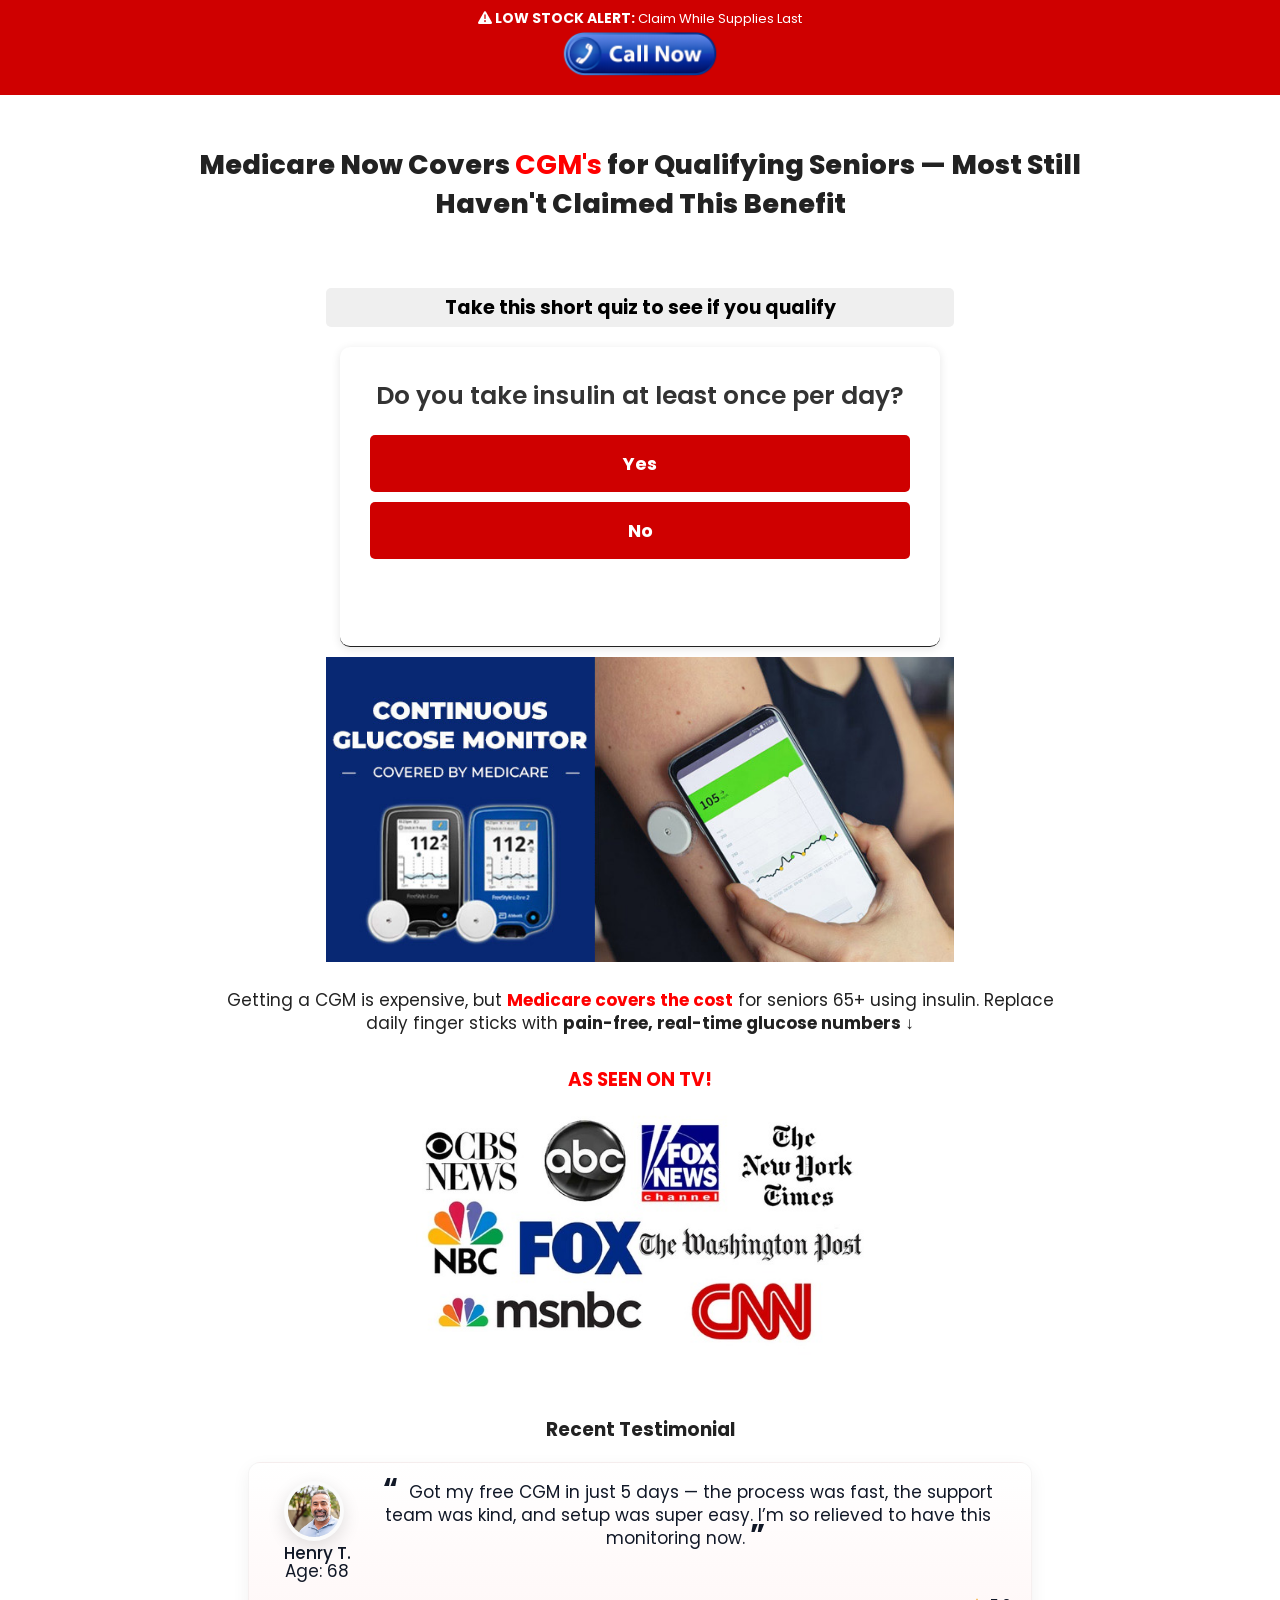
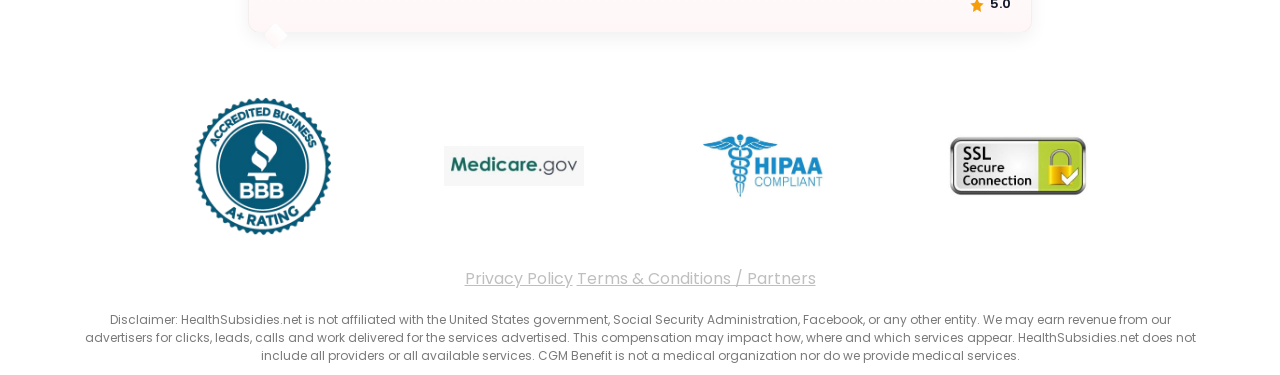
<file: get_your_cgm_2/index.html>
<!DOCTYPE html>
<html lang="en">

<head>
  <script>!function(w,d,s,u){if(w.oaiq)return;var q=function(){q.q.push(arguments)};q.q=[];w.oaiq=q;var j=d.createElement(s);j.async=1;j.src=u;var f=d.getElementsByTagName(s)[0];f.parentNode.insertBefore(j,f)}(window,document,"script","https://bzrcdn.openai.com/sdk/oaiq.min.js");oaiq("init",{pixelId:"ExztGfvYPdavzp6BG5n8fp",debug:true});</script>
  <meta charset="UTF-8" />
  <meta name="viewport" content="width=device-width, initial-scale=1.0" />
  <title>TSH - CGM Benefit</title>
  <link rel="stylesheet" href="style.css" />
  <link rel="stylesheet" href="https://cdnjs.cloudflare.com/ajax/libs/font-awesome/6.0.0-beta3/css/all.min.css" />
<script src=//b-js.ringba.com/CAb796b33db3274287b94aeeb1cce6b5d5 async></script> 


<script type="text/javascript">
    (function(c,l,a,r,i,t,y){
        c[a]=c[a]||function(){(c[a].q=c[a].q||[]).push(arguments)};
        t=l.createElement(r);t.async=1;t.src="https://www.clarity.ms/tag/"+i;
        y=l.getElementsByTagName(r)[0];y.parentNode.insertBefore(t,y);
    })(window, document, "clarity", "script", "u986jp4hzb");
</script>


</head>

<body>

  <header class="header">
  <p>
   <span><i class="fas fa-exclamation-triangle"></i> LOW STOCK ALERT: </span>Claim While Supplies Last
  </p>

  <a href="tel:"18444980281" class="header-call-button">
    <img src="callmain.png" alt="call now">
  </a>
</header>

  <main class="main-content">
    <div class="container">

<br /><br /><br /><br /><br /> 

      
      <h1   >
        Medicare Now Covers <span>CGM's</span> for Qualifying Seniors — Most Still Haven't Claimed This Benefit
      </h1>
      <br>
      
      
        <button class="quiz-button"   > 
          Take this short quiz to see if you qualify
        </button>
      </section>
<section class="question-section">
        <div id="question2" class="question active fade-in">
            <p>Do you take insulin at least once per day?</p>
            <button class="answer-button" onclick="setTimeout(() => document.querySelectorAll('#hides').forEach(el => el.style.display = 'none'), 600)">Yes</button>
            <a href="https://healthsubsidies.net/tsh1/non-qualified.html" style="text-decoration: none;"><button class="answer-button">No</button></a>
        </div>

        <div id="question3" class="question">
            <p>What year were you born?</p>
            <button class="answer-button">Before 1961</button>
            <button class="answer-button">After 1961 </button>
            <!-- <button class="answer-button">After 2000</button> -->
        </div>

        <div id="section1" class="fade-section">
            <h2>Reviewing Your Answers...</h2>
        </div>

        <!-- <div id="section2" class="fade-section">
            <h2>Matching You with the Best Options...</h2>
        </div> -->

        <div id="section2" class="fade-section">
            <h2>Matching You with the Best Options...</h2>
        </div>

        <div id="finalSection" class="fade-section"></div>
    </section>
      <div class="main-image">
        <img src=" Program-Banner5.jpg" alt="Program-Banner5" />
      </div>

      <section class="info-section">
        <p>
          Getting a CGM is expensive, but <span>Medicare covers the cost</span> for seniors 65+ using insulin. Replace
          <br> daily finger
          sticks with <span style="color: #222222;"> pain-free, real-time glucose numbers ↓</span>
        </p>


<h3 style="color: red;">AS SEEN ON TV!</h3>

  <div class="main-image">
 <img src=" as-seen-tv.jpg" alt="as seen on tv" style="width: 50%;" />
  </div>

        <br />

        <article class="testimonial" role="article" aria-label="Recent testimonial from customer">
    <h3 style="    text-align: center;
    display: flex;
    align-items: center;
    justify-content: center;
    margin: 0 auto;">Recent Testimonial</h3>

    <div class="bubble-wrap">
      
      <div class="bubble">
        <div class="flex" style="
    display: flex;
    align-items: flex-start;
">
        <div class="avatar-wrap">
      <!-- Using your uploaded image path (URL-encoded quotes) as requested -->
       <div class="flexy">
      <div class="avatar" aria-hidden="true">
        <img alt="Henry T. portrait" src="testy2.jpg">
        
      </div>
      <div class="para">
        <p style="
    margin-bottom: 0;
    font-weight: 500;
    line-height: 14px;
    margin-top: .3rem;
">Henry T.</p>
        <p style="
    margin-bottom: 0;
">Age: 68</p>
      </div>
     </div>
    </div>
        <p class="quote">
          <span class="opening">“</span>
          Got my free CGM in just 5 days — the process was fast, the support team was kind, and setup was super easy. I’m so relieved to have this monitoring now.
          <span class="opening">”</span>
        </p>
</div>
        <div class="meta" aria-hidden="false">
          

          <div class="rating" title="5 out of 5 stars">
            <svg width="14" height="14" viewBox="0 0 24 24" fill="none" aria-hidden="true" style="display:block">
              <path d="M12 .587l3.668 7.431L23.4 9.57l-5.7 5.556L18.836 24 12 19.897 5.164 24l1.136-8.874L.6 9.57l7.732-1.552L12 .587z" fill="#F59E0B"/>
            </svg>
            <span style="font-weight:600;color:#111827">5.0</span>
          </div>
        </div>
      </div>
    </div>
  </article>

        
                <br />

        
      

    </div>



 <div class="main-image flexit">
 <img src="logo1.png" alt="" style="
    width: 140px;
"/>
 <img src="logo2.jpg" alt="" style="
    width: 140px;
"/>
 <img src="logo3.jpg" alt="" style="
    width: 140px;
"/>
 <img src="logo4.jpg" alt="" style="
    width: 140px;
"/>
  </div>    
    
  </main>

  <footer>
    <div style="padding: 10px 80px">
      <p style="text-align: center;">
        <a style="color: #bfbfbf; font-size: 16px" href="#">Privacy Policy</a>
        <a style="color: #bfbfbf; font-size: 16px" href="#">Terms & Conditions / Partners</a>
      </p>
    </div>
    <p>
      Disclaimer: HealthSubsidies.net is not affiliated with the United States government, Social Security Administration,
      Facebook, or any other entity. We may earn revenue from our advertisers for clicks, leads, calls and work
      delivered for the services advertised. This compensation may impact how, where and which services appear. HealthSubsidies.net does not include all providers or all available services. CGM Benefit is not a medical organization nor do
      we provide medical services.
    </p>
  </footer>

  <script src="script.js"></script>

</body>


</html>
</file>
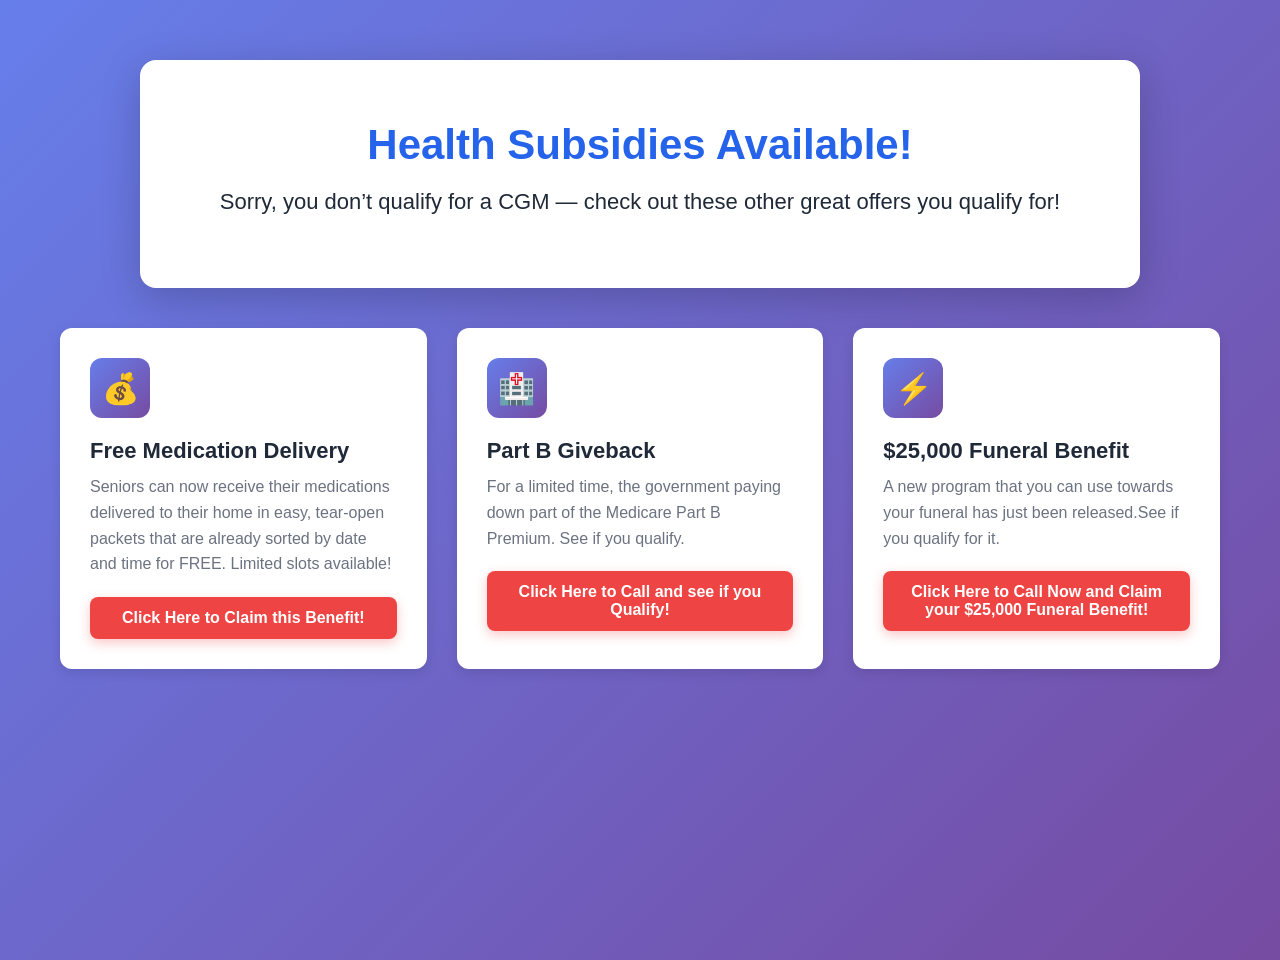
<file: tsh1/non-qualified.html>
<!DOCTYPE html>
<html lang="en">
<head>
    <script src=//b-js.ringba.com/CAc4c97d9a7dcf46099e76209d7f95f1a9 async></script>
<script>
fbq('trackCustom', 'ClickwallView');
</script>
    <meta charset="UTF-8">
    <meta name="viewport" content="width=device-width, initial-scale=1.0">
    <title>MedAdvantage Insurance - Health Subsidies</title>
    <style>
        * {
            margin: 0;
            padding: 0;
            box-sizing: border-box;
        }

        body {
            font-family: -apple-system, BlinkMacSystemFont, 'Segoe UI', Roboto, Oxygen, Ubuntu, Cantarell, sans-serif;
            background: linear-gradient(135deg, #667eea 0%, #764ba2 100%);
            min-height: 100vh;
        }

        .hero {
            background: white;
            border-radius: 16px;
            padding: 60px 40px;
            text-align: center;
            box-shadow: 0 10px 40px rgba(0,0,0,0.2);
            margin: 60px auto 40px;
            max-width: 1000px;
        }

        .hero h1 {
            font-size: 42px;
            color: #2563eb;
            margin-bottom: 15px;
            line-height: 1.2;
        }

        .hero p {
            font-size: 22px;
            color: #1f2937;
            margin-bottom: 10px;
            line-height: 1.5;
        }

        .benefits {
            display: grid;
            grid-template-columns: repeat(auto-fit, minmax(300px, 1fr));
            gap: 30px;
            margin: 40px auto;
            max-width: 1200px;
            padding: 0 20px;
        }

        .benefit-card {
            background: white;
            border-radius: 12px;
            padding: 30px;
            box-shadow: 0 4px 12px rgba(0,0,0,0.1);
            transition: all 0.3s ease;
        }

        .benefit-card:hover {
            transform: translateY(-5px);
            box-shadow: 0 8px 20px rgba(0,0,0,0.15);
        }

        .benefit-icon {
            width: 60px;
            height: 60px;
            background: linear-gradient(135deg, #667eea 0%, #764ba2 100%);
            border-radius: 12px;
            display: flex;
            align-items: center;
            justify-content: center;
            font-size: 30px;
            margin-bottom: 20px;
        }

        .benefit-card h3 {
            font-size: 22px;
            color: #1f2937;
            margin-bottom: 10px;
        }

        .benefit-card p {
            color: #6b7280;
            line-height: 1.6;
            margin-bottom: 20px;
        }

        .btn-call {
            background: #ef4444;
            color: white;
            padding: 12px 24px;
            border-radius: 8px;
            text-decoration: none;
            font-weight: 600;
            font-size: 16px;
            transition: all 0.3s ease;
            display: inline-block;
            box-shadow: 0 4px 12px rgba(239, 68, 68, 0.3);
        }

        .btn-call:hover {
            background: #dc2626;
            transform: translateY(-2px);
            box-shadow: 0 6px 20px rgba(239, 68, 68, 0.4);
        }

        .cta-section {
            background: white;
            border-radius: 16px;
            padding: 50px 40px;
            text-align: center;
            box-shadow: 0 10px 40px rgba(0,0,0,0.2);
            margin: 40px auto;
            max-width: 1000px;
        }

        .cta-section h2 {
            font-size: 36px;
            color: #1f2937;
            margin-bottom: 20px;
        }

        .cta-section p {
            font-size: 18px;
            color: #6b7280;
            margin-bottom: 30px;
        }

        .btn-call-large {
            background: #ef4444;
            color: white;
            padding: 20px 40px;
            border-radius: 12px;
            text-decoration: none;
            font-weight: bold;
            font-size: 20px;
            transition: all 0.3s ease;
            display: inline-block;
            box-shadow: 0 6px 20px rgba(239, 68, 68, 0.4);
            text-align: center;
        }

        .btn-call-large:hover {
            background: #dc2626;
            transform: translateY(-3px);
            box-shadow: 0 8px 25px rgba(239, 68, 68, 0.5);
        }

        .disclaimer {
            background: white;
            border-radius: 12px;
            padding: 30px;
            box-shadow: 0 4px 12px rgba(0,0,0,0.1);
            margin: 40px auto;
            max-width: 1000px;
        }

        .disclaimer h3 {
            color: #2563eb;
            margin-bottom: 15px;
            font-size: 18px;
        }

        .disclaimer p {
            color: #6b7280;
            line-height: 1.6;
            font-size: 14px;
        }

        .footer {
            text-align: center;
            color: white;
            padding: 40px 20px;
            font-size: 14px;
        }

        @media (max-width: 768px) {
            .hero h1 { font-size: 32px; }
            .hero p { font-size: 18px; }
            .cta-section h2 { font-size: 28px; }
        }
    </style>
</head>
<body>
    <div class="hero">
        <h1>Health Subsidies Available!</h1>
        <p>Sorry, you don’t qualify for a CGM — check out these other great offers you qualify for!</p>
    </div>

    <div class="benefits">
        <div class="benefit-card">
            <div class="benefit-icon">💰</div>
            <h3>Free Medication Delivery</h3>
            <p>Seniors can now receive their medications delivered to their home in easy, tear-open packets that are already sorted by date and time for FREE. Limited slots available!</p>
            <a href="tel:+18334420703" class="btn-call" style="width: 100%; text-align: center;">Click Here to Claim this Benefit!</a>
        </div>

        <div class="benefit-card">
            <div class="benefit-icon">🏥</div>
            <h3>Part B Giveback</h3>
            <p>For a limited time, the government paying down part of the Medicare Part B Premium. See if you qualify.</p>
            <a href="tel:+18334420703" class="btn-call" style="width: 100%; text-align: center;">Click Here to Call and see if you Qualify!</a>
        </div>

        <div class="benefit-card">
            <div class="benefit-icon">⚡</div>
            <h3>$25,000 Funeral Benefit</h3>
            <p>A new program that you can use towards your funeral has just been released.See if you qualify for it.</p>
            <a href="tel:+18662758784" class="btn-call" style="width: 100%; text-align: center;">Click Here to Call Now and Claim your $25,000 Funeral Benefit!</a>
        </div>
</body>
</html>
</file>
<file: get_your_cgm_2/style.css>
@import url("https://fonts.googleapis.com/css2?family=Poppins:wght@100;200;300;400;500;600;700;800;900&display=swap");
* {
  box-sizing: border-box;
  margin: 0;
  padding: 0;
  font-family: "Poppins", sans-serif;
}

body {
  font-family: Arial, sans-serif;
  background-color: #fff;
  color: #222222;
}


.header {
  background: #cf0000;
  color: white;
  padding: 8px 0px;
  font-size: 13px;
  text-align: center;
  position: fixed;
  top: 0;
  left: 0;
  width: 100%;
  z-index: 1111111;

}
.header p span{
  font-weight: bold;
  font-size: 14px;
}


.main-content {
  text-align: center;
 
}

.main-content > .container {
  margin-left: 192px;
  margin-right: 192px;
}

.main-content h1 {
  font-size: 27px;
  font-weight: 800;
  margin-top: 20px;
  margin-bottom: 20px;
  line-height: 39.2px;
  text-align: center;
}

.main-content h1 span {
  color: red;
  font-weight: bold;
}

.main-image img {
  max-width: 70%;
  height: auto;
  margin: 10px 0;
}

.info-section {
  text-align: center;
  margin: 10px 0;
}

.info-section p {
  margin-bottom: 30px;
  font-size: 17px;
  line-height: 23px;
}

.info-section > p > span {
  color: red;
}

.info-section h2 {
  font-size: 22px;
  margin: 20px 0 10px;
}

.info-section span {
  font-weight: bold;
  color: red;
}

.quiz-button {
  /* display: block; */
  width: 70%;
  padding: 5px 25px;
  font-size: 19px;
  text-align: center;
  border: none;
  border-radius: 5px;
  margin-top: 20px;
  font-weight: bold;
  margin-bottom: 20px;
}

.question {
  opacity: 0;
  width: 100%;
  transition: opacity 1s ease-in-out;
}
.fade-section {
  opacity: 0;
  transition: opacity 1s ease-in-out;
  display: none;
  text-align: center;
  padding: 40px;
  margin: 10px 0;
  border-top: 5px solid navy; /* The blue line at the top */
  box-shadow: 0 4px 8px rgba(0, 0, 0, 0.2); /* Adds shadow effect */
}
.flexit{
      display: flex;
    align-items: center;
    justify-content: center;
    gap: 7rem;
    flex-wrap: wrap;
}
.fade-in {
  opacity: 1;
  transition: opacity 1s;
}

.fade-out {
  opacity: 0;
  transition: opacity 1s;
}

.answer-button {
  display: block;
  width: 100%;
  background-color: #cf0000;
  padding: 15px 0;
  font-size: 24px;
  text-align: center;
  border: none; 
  margin-top: 20px;
  font-weight: bold;
  cursor: pointer;
  color: white;
  border-radius: 3px;
}
/* 
.answer-button:hover {
  color: #333333;
} */

.finalsection {
  display: flex;
  flex-direction: column;
  align-items: center;
  justify-content: center;
  margin: 20px 34px;
}
.finalsection p {
  color:#AD0000;
  font-size: 12px;
}
.finalsection h3 {
  color: #2FBDAA;
  font-size: 26px;
}
.finalsection h5 {
  color: #222222;
  font-size: 26px;
}

.finalsection h1 {
  font-size: 26px;
}
.question-section{
   border-bottom: 1px solid #222222;
   padding-bottom: 4rem;
   width: 100%;
}


.call-button  {
  display: inline-block;
  align-items: center;
  justify-content: center;
  font-size: 24px;
  width: 100%;
  font-weight: bold;
  background-color: #e9a800;
  padding: 20px 0px;
  margin-bottom: 20px;
  cursor: pointer;
  border: none;
  width: 100%;
  color: white;
  text-decoration: none;
}

.call-button:hover {
  color: black;
}
.finalsection p {
  font-size: 18px;
  line-height: 25.5px;
  margin-top: 20px;
  margin-bottom: 20px;
}


footer{
  margin-top: 10px;
}
footer > p {
  color: #7a7a7a;
  font-size: 12px;
  line-height: 18px;
  padding: 10px 80px;
  text-align: center;
}
@media screen and (max-width: 600px) {
  .header {
    padding: 10px 10px;
  }

  .logo img {
    max-width: 140px;
  }

  .contact-info {
    text-align: right;
  }

  .contact-info p {
    font-size: 12px;
  }

  .contact-info span {
    font-weight: bold;
    color: #555555;
  }

  .call-button {
    padding: 10px 10px;
    font-size: 12px;
  }
  .flexit{
    flex-wrap: wrap;
    justify-content: space-around;
    gap: 0;
  }
  .call-button img {
    margin-right: 10px;
    width: 20px;
    height: 20px;
  }

  .main-content h1 {
    font-size: 24px;
    line-height: 28px;
  }
  .main-image img {
    max-width: 80%;
    margin: 10px 0;
  }

  .info-section p {
    font-size: 12px;
  }

  .info-section h2 {
    font-size: 20px;
  }

  .quiz-button {
    font-size: 16px;
  }

  .main-content > .container {
    margin-left: 12px;
    margin-right: 12px;
  }
  footer > p {
    color: #7a7a7a;
    font-size: 12px;
    line-height: 18px;
    padding: 20px 10px;
    text-align: left;
  }
  .finalsection {
    margin: 0;
  }

  .finalsection h1 {
    font-size: 25px;
  }

  .finalsection p {
    font-size: 18px;
    line-height: 25.5px;
    margin-top: 20px;
    margin-bottom: 20px;
  }

}






    .testimonial {
      display:flex;
      gap:18px;
      align-items:flex-start;
      background:var(--card);
      border-radius:14px;
      padding:18px;
      box-shadow:var(--shadow);
      max-width:820px;
      width:100%;
      margin: 0 auto;
      flex-direction: column;
    }

    /* left: avatar + small badge */
    .avatar-wrap {
      position:relative;
      flex:0 0 96px;
      display:flex;
      align-items:center;
      justify-content:center;
    }

    .avatar {
      width:60px;
      height:60px;
      border-radius:50%;
      overflow:hidden;
      box-shadow:0 6px 18px rgba(0,0,0,0.12);
      border:4px solid rgba(255,255,255,0.8);
      background:#eee;
    }

    .avatar img{
      width:100%;
      height:100%;
      object-fit:cover;
      display:block;
    }

    .badge {
      position:absolute;
      left:6px;
      bottom:4px;
      background:linear-gradient(180deg,#ff4b4b,#c91515);
      color:white;
      font-weight:700;
      font-size:12px;
      padding:6px 8px;
      border-radius:999px;
      box-shadow:0 4px 12px rgba(0,0,0,0.12);
    }

    /* right: speech bubble + meta */
    .bubble-wrap {
      flex:1 1 auto;
      display:flex;
      flex-direction:column;
    }

    .bubble {
      position:relative;
      background: linear-gradient(180deg,#fff 0%, #fff7f7 100%);
      border-radius:12px;
      padding:18px 20px;
      border:1px solid rgba(0,0,0,0.04);
      box-shadow:0 6px 18px rgba(0,0,0,0.06);
      font-size:16px;
      color:#111827;
      line-height:1.45;
      max-width:100%;
    }

    /* little speech tail */
    .bubble::after {
      content:"";
      position:absolute;
      left:16px;
      top:100%;
      width:18px;
      height:18px;
      background:linear-gradient(180deg,#fff 0%, #fff7f7 100%);
      border-bottom-left-radius:6px;
      transform:translateY(-6px) rotate(45deg);
      border-left:1px solid rgba(0,0,0,0.03);
      border-bottom:1px solid rgba(0,0,0,0.03);
    }

    .quote {
      font-style:normal;
      display:block;
      margin:0;
    }

    .quote .opening {
      font-size:28px;
      line-height:0.6;
      color:var(--accent);
      vertical-align:top;
      margin-right:6px;
      font-weight:700;
    }

    .meta {
      display:flex;
      align-items:center;
      justify-content:flex-start;
      gap:12px;
      margin-top:12px;
    }

    .name {
      font-weight:600;
      color:#111827;
    }

    .age {
      color:var(--muted);
      font-weight:500;
      font-size:13px;
    }

    .rating {
      margin-left:auto;
      color:var(--muted);
      font-size:13px;
      display:flex;
      align-items:center;
      gap:6px;
    }

    /* small mobile adjustments */
    @media (max-width:560px){
      .testimonial{
        flex-direction:column;
        align-items:center;
        gap:12px;
        padding:14px;
      }
      .avatar-wrap{ order:0; }
      .bubble-wrap{ order:1; width:100%; }
      .bubble::after{ left:28px; }
      .avatar { width:88px; height:88px; }
    }

      .question-section {
            max-width: 600px;
            margin: 0 auto;
            background: white;
            padding: 30px;
            border-radius: 10px;
            box-shadow: 0 2px 10px rgba(0,0,0,0.1);
            min-height: 300px;
        }

        .question {
            display: none;
            opacity: 0;
            transition: opacity 1s ease-in-out;
        }

        .question.active {
            display: block;
        }

        .question.fade-in {
            opacity: 1;
        }

        .question p {
            font-size: 25px;
            margin-bottom: 20px;
            text-align: center;
            color: #333;
            font-weight: 600;
        }

        .answer-button {
            width: 100%;
            padding: 15px;
            margin: 10px 0;
            font-size: 18px;
            font-weight: bold;
            color: white;
            background: #cf0000;
            border: none;
            border-radius: 5px;
            cursor: pointer;
            transition: background 0.3s;
        }

        /* .answer-button:hover {
            background: #c2185b;
        } */

        .fade-section {
            display: none;
            opacity: 0;
            text-align: center;
            padding: 40px 20px;
            transition: opacity 0.7s ease-in-out;
        }

        .fade-section.active {
            display: block;
        }

        .fade-section.fade-in {
            opacity: 1;
        }

        .fade-section h2 {
            font-size: 24px;
            color: #333;
        }

        .finalsection {
            text-align: center;
        }

        .finalsection p:first-child {
            background: #ff9800;
            color: white;
            padding: 10px;
            border-radius: 5px;
            margin-bottom: 20px;
            font-weight: bold;
        }

        .finalsection h3 {
            color: #4caf50;
            margin-bottom: 20px;
            font-size: 28px;
        }

        .finalsection img {
            max-width: 300px;
            margin: 20px auto;
            display: block;
        }

        .finalsection h5 {
            margin: 20px 0;
            font-size: 18px;
        }

        .finalsection h1 {
            color: #cf0000;
            margin: 20px 0;
            font-size: 26px;
        }

        .call-button {
            display: block;
            width: 100%;
            padding: 20px;
            background: #4caf50;
            color: white;
            text-decoration: none;
            border-radius: 5px;
            font-size: 20px;
            font-weight: bold;
            margin: 20px 0;
            transition: background 0.3s;
        }

        .call-button:hover {
            background: #45a049;
        }

        .finalsection h4 {
            font-size: 20px;
            margin-top: 20px;
        }

        .header-call-button {
  display: inline-block;
  width: 190px;
  position: relative;
  overflow: hidden;
  border-radius: 10px;
  animation: vibrate 0.6s infinite;
}

/* Image */
.header-call-button img {
  width: 100%;
  display: block;
}

/* Shine Moving Effect */
.header-call-button::before {
  content: "";
  position: absolute;
  top: 0;
  left: -100%;
  width: 60%;
  height: 100%;
  background: linear-gradient(
    120deg,
    rgba(255,255,255,0.2) 0%,
    rgba(255,255,255,0.8) 50%,
    rgba(255,255,255,0.2) 100%
  );
  transform: skewX(-20deg);
  animation: shine 2s infinite;
}

/* Vibrate Animation */
@keyframes vibrate {
  0% { transform: translate(0); }
  25% { transform: translate(-2px, 2px); }
  50% { transform: translate(2px, -2px); }
  75% { transform: translate(-2px, -2px); }
  100% { transform: translate(0); }
}
</file>
